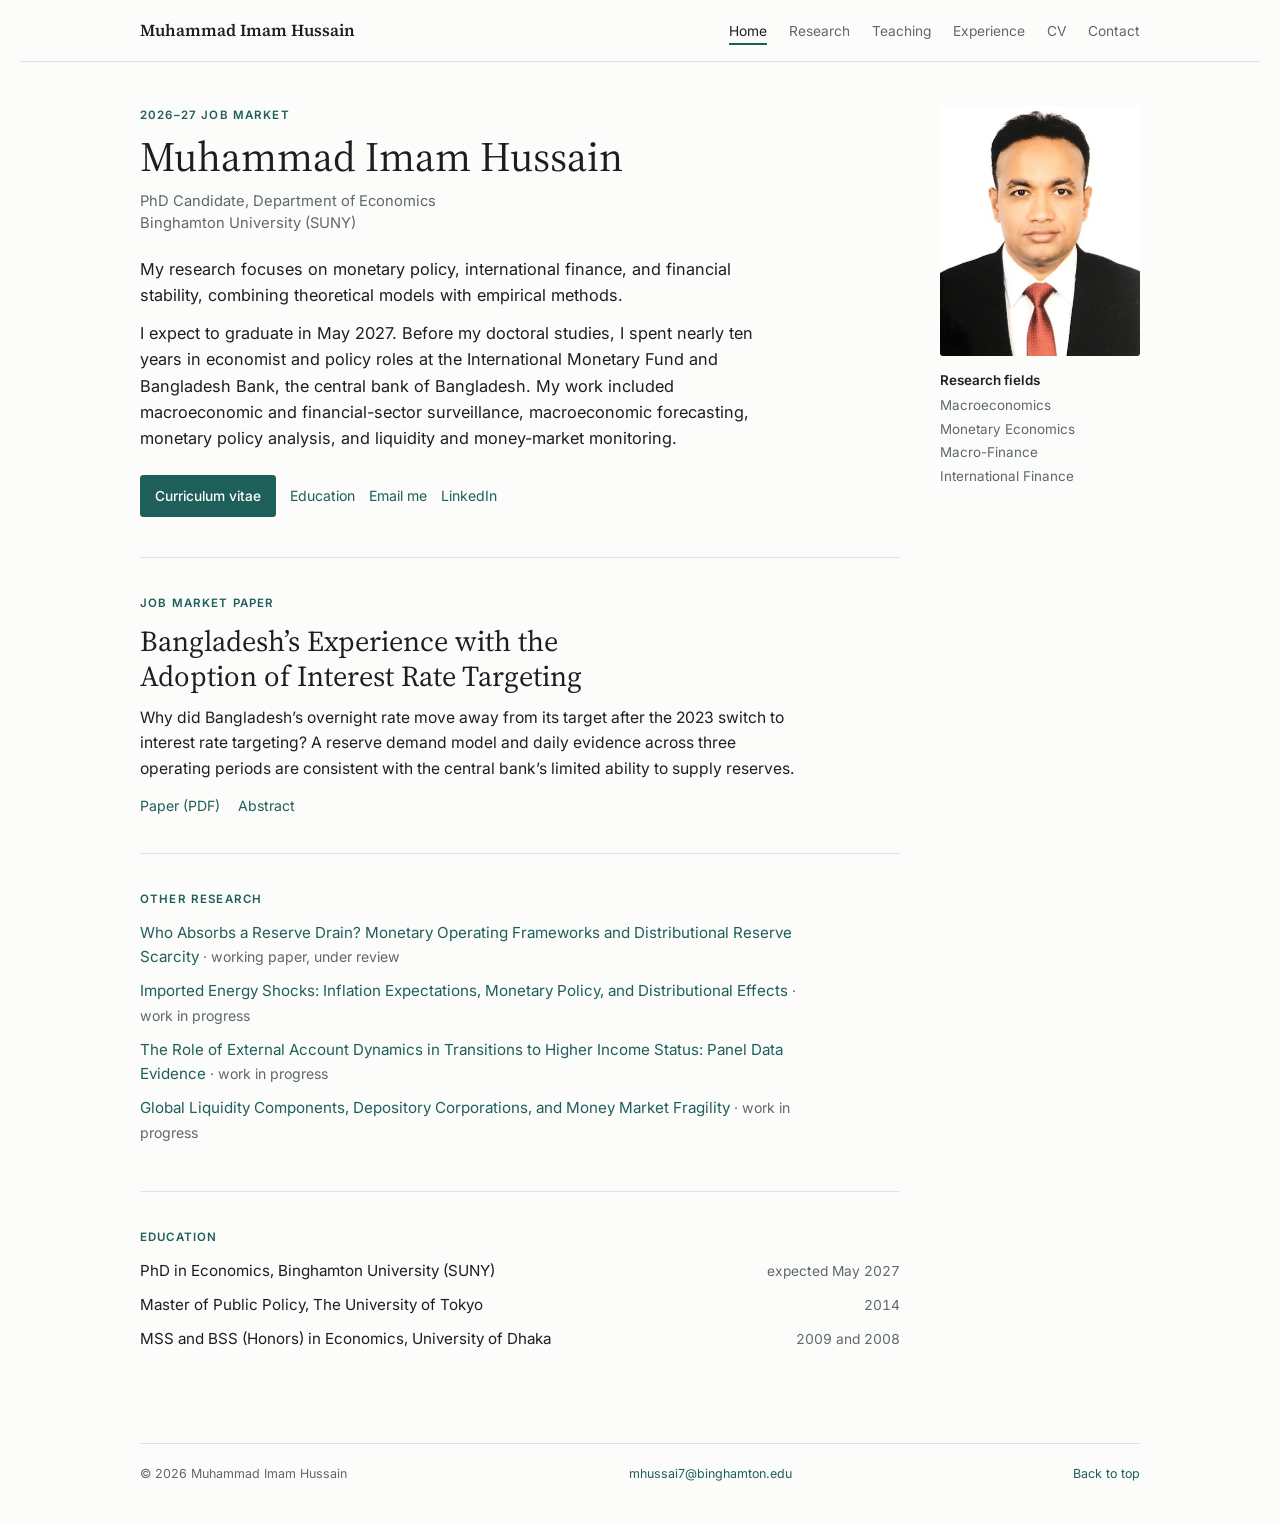
<file: index.html>
<!doctype html>
<html lang="en">
<head>
<meta charset="utf-8">
<meta name="viewport" content="width=device-width, initial-scale=1, viewport-fit=cover">
<title>Muhammad Imam Hussain</title>
<meta name="description" content="PhD candidate in Economics at Binghamton University (SUNY), on the 2026–27 job market. Formerly an economist at the International Monetary Fund and Bangladesh Bank.">
<meta property="og:type" content="website">
<meta property="og:title" content="Muhammad Imam Hussain">
<meta property="og:description" content="PhD candidate in Economics at Binghamton University (SUNY), on the 2026–27 job market. Formerly an economist at the International Monetary Fund and Bangladesh Bank.">
<meta property="og:url" content="https://muhammadimamhussain.com/">
<meta property="og:image" content="https://muhammadimamhussain.com/assets/preview-3.jpg">
<meta property="og:image:width" content="1200">
<meta property="og:image:height" content="630">
<meta name="twitter:card" content="summary_large_image">
<link rel="preconnect" href="https://fonts.googleapis.com"><link rel="stylesheet" href="https://fonts.googleapis.com/css2?family=Source+Serif+4:opsz,wght@8..60,400;8..60,600&family=Inter:wght@400;500;600&display=swap">
<link rel="stylesheet" href="style.css">
</head>
<body>
<header class="top" id="top">
  <a class="brand" href="index.html">Muhammad Imam Hussain</a>
  <nav aria-label="Site"><ul><li><a href="index.html" aria-current="page">Home</a></li><li><a href="research.html">Research</a></li><li><a href="teaching.html">Teaching</a></li><li><a href="experience.html">Experience</a></li><li><a href="Muhammad_Imam_Hussain_CV.pdf">CV</a></li><li><a href="contact.html">Contact</a></li></ul></nav>
</header>
<hr class="bar-rule">
<main class="page">
<div class="hero">
  <div>
    <p class="kicker">2026–27 job market</p>
    <h1>Muhammad Imam Hussain</h1>
    <p class="role">PhD Candidate, Department of Economics<br>Binghamton University (SUNY)</p>
    <p class="lede">My research focuses on monetary policy, international finance, and financial stability, combining theoretical models with empirical methods.</p>
    <p class="lede">I expect to graduate in May 2027. Before my doctoral studies, I spent nearly ten years in economist and policy roles at the International Monetary Fund and Bangladesh Bank, the central bank of Bangladesh. My work included macroeconomic and financial-sector surveillance, macroeconomic forecasting, monetary policy analysis, and liquidity and money-market monitoring.</p>
    <div class="actions">
      <a class="btn" href="Muhammad_Imam_Hussain_CV.pdf">Curriculum vitae</a>
      <a class="arrow" href="#education">Education</a>
      <a class="arrow" href="mailto:mhussai7@binghamton.edu">Email me</a>
      <a class="arrow" href="https://www.linkedin.com/in/muhammad-imam-hussain">LinkedIn</a>
    </div>
  </div>
  <div class="portrait">
    <img class="photo" src="assets/photo.jpg" alt="Muhammad Imam Hussain" width="200" height="250">
    <div class="initials" id="initials" hidden aria-hidden="true">MIH</div>
    <div class="fields"><p class="label">Research fields</p><ul><li>Macroeconomics</li><li>Monetary Economics</li><li>Macro-Finance</li><li>International Finance</li></ul></div>
  </div>
</div>

<section class="block">
  <p class="kicker">Job market paper</p>
  <h2 class="paper-title"><a href="https://drive.google.com/file/d/1ZvtWmAhzeg25zDuU52TJA03BKFkpzJ76/view?usp=drive_link">Bangladesh’s Experience with the Adoption of Interest Rate Targeting</a></h2>
  <p class="summary">Why did Bangladesh’s overnight rate move away from its target after the 2023 switch to interest rate targeting? A reserve demand model and daily evidence across three operating periods are consistent with the central bank’s limited ability to supply reserves.</p>
  <div class="links"><a class="arrow" href="https://drive.google.com/file/d/1ZvtWmAhzeg25zDuU52TJA03BKFkpzJ76/view?usp=drive_link">Paper (PDF)</a><a class="arrow" href="research.html#jmp">Abstract</a></div>
</section>

<section class="block">
  <p class="kicker">Other research</p>
  <div class="titles">
    <p><a href="research.html#working">Who Absorbs a Reserve Drain? Monetary Operating Frameworks and Distributional Reserve Scarcity</a><span class="sub"> · working paper, under review</span></p>
    <p><a href="research.html#progress">Imported Energy Shocks: Inflation Expectations, Monetary Policy, and Distributional Effects</a><span class="sub"> · work in progress</span></p>
    <p><a href="research.html#external">The Role of External Account Dynamics in Transitions to Higher Income Status: Panel Data Evidence</a><span class="sub"> · work in progress</span></p>
    <p><a href="research.html#liquidity">Global Liquidity Components, Depository Corporations, and Money Market Fragility</a><span class="sub"> · work in progress</span></p>
  </div>
</section>

<section class="block" id="education">
  <p class="kicker">Education</p>
  <div class="edu">
    <div class="item"><span>PhD in Economics, Binghamton University (SUNY)</span><span class="when">expected May 2027</span></div>
    <div class="item"><span>Master of Public Policy, The University of Tokyo</span><span class="when">2014</span></div>
    <div class="item"><span>MSS and BSS (Honors) in Economics, University of Dhaka</span><span class="when">2009 and 2008</span></div>
  </div>
</section>
</main>
<footer>
  <span>© 2026 Muhammad Imam Hussain</span>
  <a href="mailto:mhussai7@binghamton.edu">mhussai7@binghamton.edu</a>
  <a href="#top">Back to top</a>
</footer>
<script>
(function () {
  var img = document.querySelector('img.photo'), ini = document.getElementById('initials');
  if (!img || !ini) return;
  function fallback() { img.hidden = true; ini.hidden = false; }
  img.addEventListener('error', fallback);
  if (img.complete && img.naturalWidth === 0) fallback();
})();
</script>
</body>
</html>
</file>
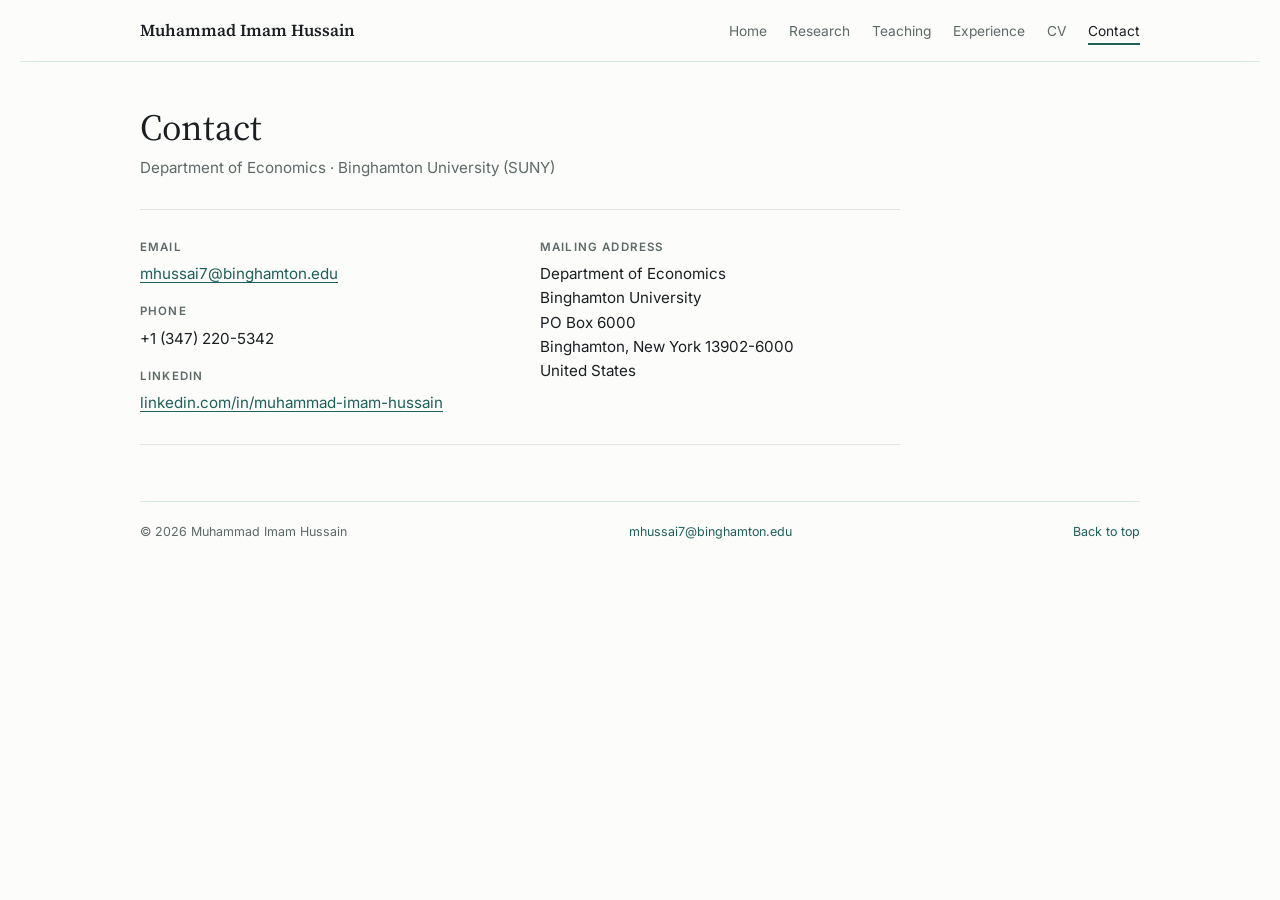
<file: contact.html>
<!doctype html>
<html lang="en">
<head>
<meta charset="utf-8">
<meta name="viewport" content="width=device-width, initial-scale=1, viewport-fit=cover">
<title>Contact · Muhammad Imam Hussain</title>
<meta name="description" content="PhD candidate in Economics at Binghamton University (SUNY), on the 2026–27 job market. Formerly an economist at the International Monetary Fund and Bangladesh Bank.">
<meta property="og:type" content="website">
<meta property="og:title" content="Contact · Muhammad Imam Hussain">
<meta property="og:description" content="PhD candidate in Economics at Binghamton University (SUNY), on the 2026–27 job market. Formerly an economist at the International Monetary Fund and Bangladesh Bank.">
<meta property="og:url" content="https://muhammadimamhussain.com/contact.html">
<meta property="og:image" content="https://muhammadimamhussain.com/assets/preview-3.jpg">
<meta property="og:image:width" content="1200">
<meta property="og:image:height" content="630">
<meta name="twitter:card" content="summary_large_image">
<link rel="preconnect" href="https://fonts.googleapis.com"><link rel="stylesheet" href="https://fonts.googleapis.com/css2?family=Source+Serif+4:opsz,wght@8..60,400;8..60,600&family=Inter:wght@400;500;600&display=swap">
<link rel="stylesheet" href="style.css">
</head>
<body>
<header class="top" id="top">
  <a class="brand" href="index.html">Muhammad Imam Hussain</a>
  <nav aria-label="Site"><ul><li><a href="index.html">Home</a></li><li><a href="research.html">Research</a></li><li><a href="teaching.html">Teaching</a></li><li><a href="experience.html">Experience</a></li><li><a href="Muhammad_Imam_Hussain_CV.pdf">CV</a></li><li><a href="contact.html" aria-current="page">Contact</a></li></ul></nav>
</header>
<hr class="bar-rule">
<main class="page">
<div class="reading">
<h1 class="title">Contact</h1>
<p class="subtitle">Department of Economics · Binghamton University (SUNY)</p>
<div class="contact">
  <div>
    <p class="k">Email</p><p><a href="mailto:mhussai7@binghamton.edu">mhussai7@binghamton.edu</a></p>
    <p class="k">Phone</p><p>+1 (347) 220-5342</p>
    <p class="k">LinkedIn</p><p><a href="https://www.linkedin.com/in/muhammad-imam-hussain">linkedin.com/in/muhammad-imam-hussain</a></p>
  </div>
  <div>
    <p class="k">Mailing address</p>
    <p>Department of Economics<br>Binghamton University<br>PO Box 6000<br>Binghamton, New York 13902-6000<br>United States</p>
  </div>
</div>
</div>
</main>
<footer>
  <span>© 2026 Muhammad Imam Hussain</span>
  <a href="mailto:mhussai7@binghamton.edu">mhussai7@binghamton.edu</a>
  <a href="#top">Back to top</a>
</footer>

</body>
</html>
</file>
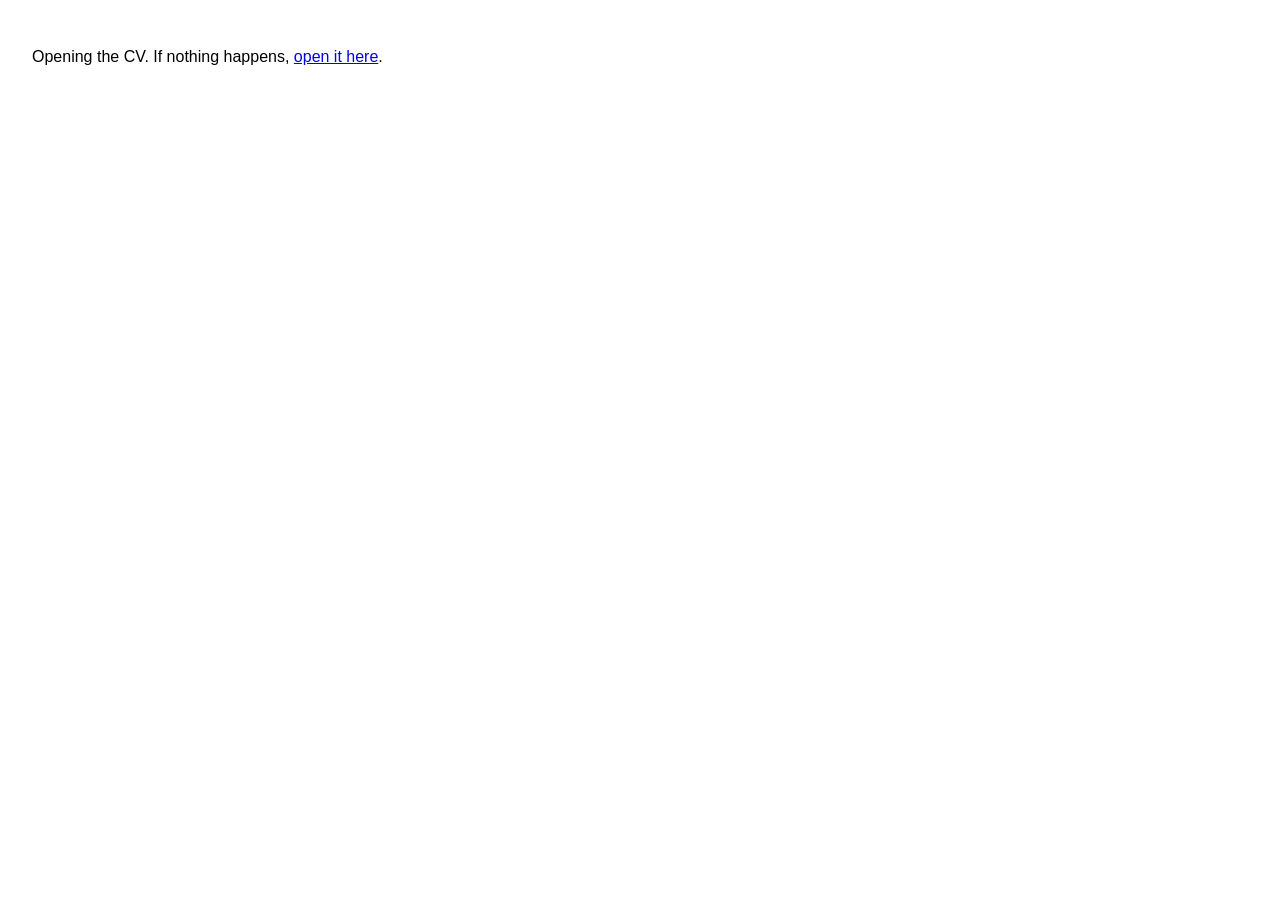
<file: cv.html>
<!doctype html>
<html lang="en">
<head>
<meta charset="utf-8">
<meta name="robots" content="noindex">
<meta http-equiv="refresh" content="0; url=Muhammad_Imam_Hussain_CV.pdf">
<link rel="canonical" href="Muhammad_Imam_Hussain_CV.pdf">
<title>CV · Muhammad Imam Hussain</title>
</head>
<body style="font-family: sans-serif; padding: 24px">
<p>Opening the CV. If nothing happens, <a href="Muhammad_Imam_Hussain_CV.pdf">open it here</a>.</p>
</body>
</html>
</file>
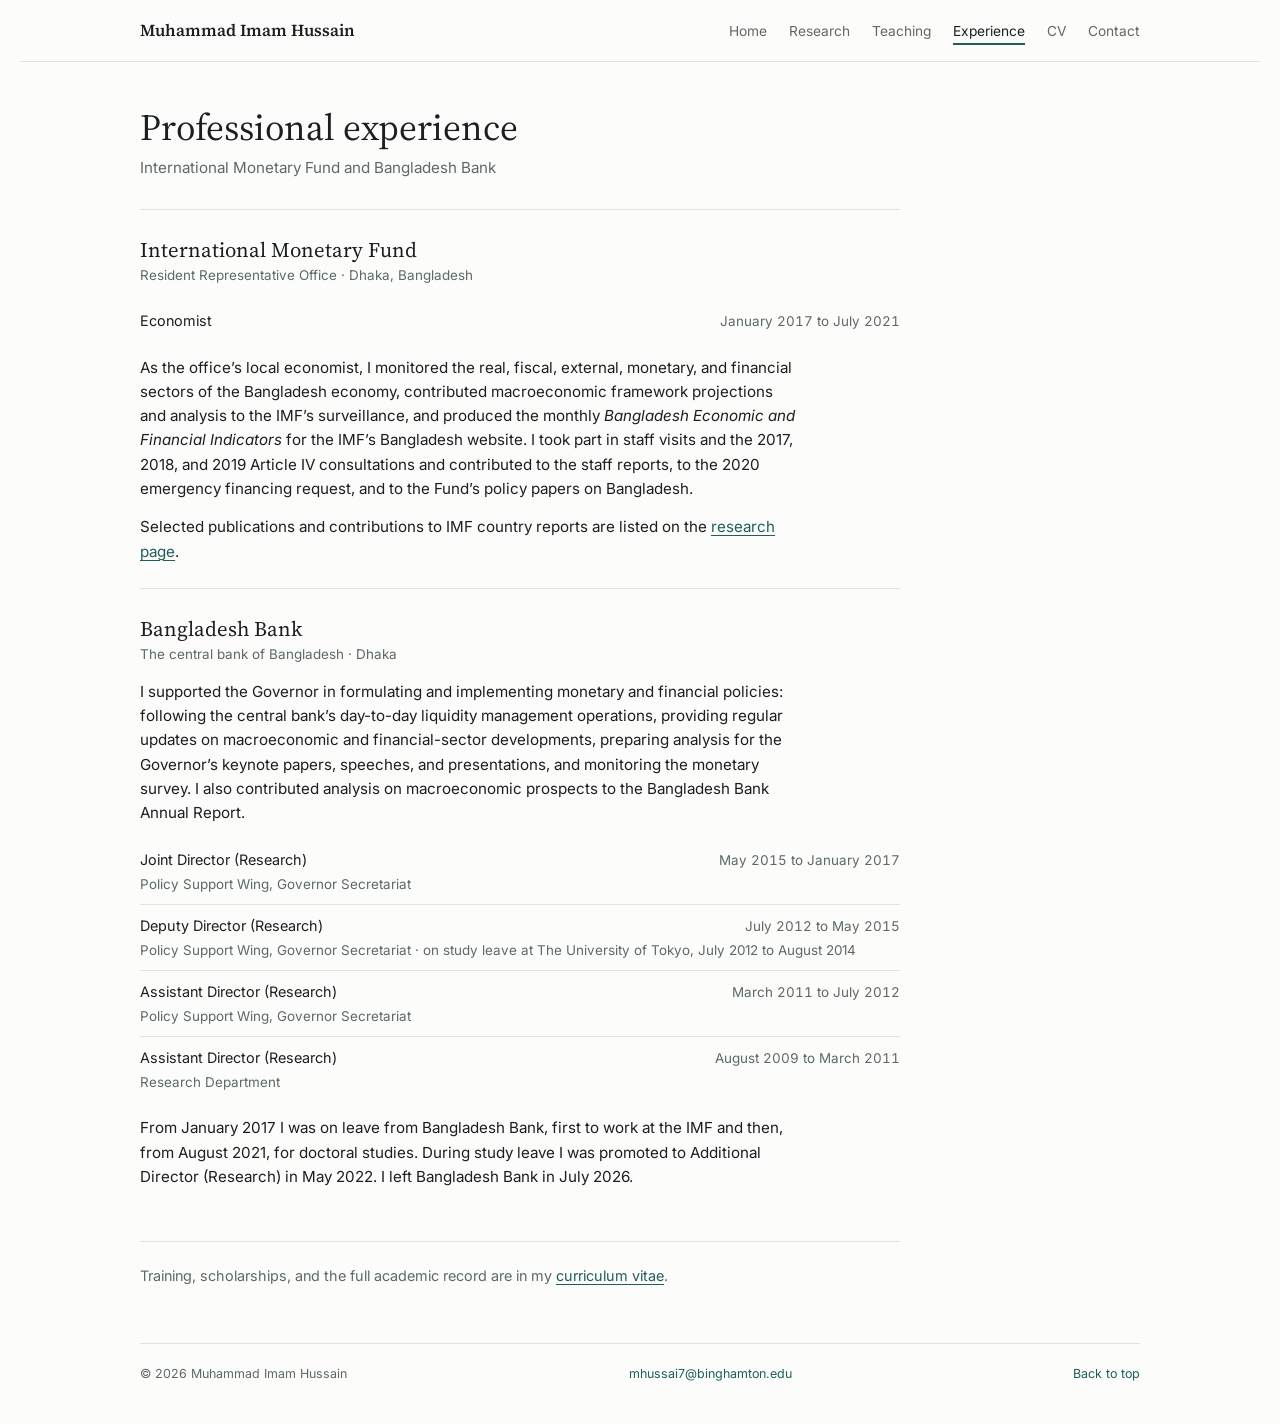
<file: experience.html>
<!doctype html>
<html lang="en">
<head>
<meta charset="utf-8">
<meta name="viewport" content="width=device-width, initial-scale=1, viewport-fit=cover">
<title>Experience · Muhammad Imam Hussain</title>
<meta name="description" content="PhD candidate in Economics at Binghamton University (SUNY), on the 2026–27 job market. Formerly an economist at the International Monetary Fund and Bangladesh Bank.">
<meta property="og:type" content="website">
<meta property="og:title" content="Experience · Muhammad Imam Hussain">
<meta property="og:description" content="PhD candidate in Economics at Binghamton University (SUNY), on the 2026–27 job market. Formerly an economist at the International Monetary Fund and Bangladesh Bank.">
<meta property="og:url" content="https://muhammadimamhussain.com/experience.html">
<meta property="og:image" content="https://muhammadimamhussain.com/assets/preview-3.jpg">
<meta property="og:image:width" content="1200">
<meta property="og:image:height" content="630">
<meta name="twitter:card" content="summary_large_image">
<link rel="preconnect" href="https://fonts.googleapis.com"><link rel="stylesheet" href="https://fonts.googleapis.com/css2?family=Source+Serif+4:opsz,wght@8..60,400;8..60,600&family=Inter:wght@400;500;600&display=swap">
<link rel="stylesheet" href="style.css">
</head>
<body>
<header class="top" id="top">
  <a class="brand" href="index.html">Muhammad Imam Hussain</a>
  <nav aria-label="Site"><ul><li><a href="index.html">Home</a></li><li><a href="research.html">Research</a></li><li><a href="teaching.html">Teaching</a></li><li><a href="experience.html" aria-current="page">Experience</a></li><li><a href="Muhammad_Imam_Hussain_CV.pdf">CV</a></li><li><a href="contact.html">Contact</a></li></ul></nav>
</header>
<hr class="bar-rule">
<main class="page">
<div class="reading">
<h1 class="title">Professional experience</h1>
<p class="subtitle">International Monetary Fund and Bangladesh Bank</p>

<div class="group">
  <h2>International Monetary Fund</h2>
  <p class="org">Resident Representative Office · Dhaka, Bangladesh</p>
  <div class="crow"><span>Economist</span><span class="when">January 2017 to July 2021</span></div>
  <p style="margin-top:14px">As the office’s local economist, I monitored the real, fiscal, external, monetary, and financial sectors of the Bangladesh economy, contributed macroeconomic framework projections and analysis to the IMF’s surveillance, and produced the monthly <em>Bangladesh Economic and Financial Indicators</em> for the IMF’s Bangladesh website. I took part in staff visits and the 2017, 2018, and 2019 Article IV consultations and contributed to the staff reports, to the 2020 emergency financing request, and to the Fund’s policy papers on Bangladesh.</p>
  <p>Selected publications and contributions to IMF country reports are listed on the <a href="research.html#pubs">research page</a>.</p>
</div>

<div class="group">
  <h2>Bangladesh Bank</h2>
  <p class="org">The central bank of Bangladesh · Dhaka</p>
  <p>I supported the Governor in formulating and implementing monetary and financial policies: following the central bank’s day-to-day liquidity management operations, providing regular updates on macroeconomic and financial-sector developments, preparing analysis for the Governor’s keynote papers, speeches, and presentations, and monitoring the monetary survey. I also contributed analysis on macroeconomic prospects to the Bangladesh Bank Annual Report.</p>
  <div class="crow"><span>Joint Director (Research)</span><span class="when">May 2015 to January 2017</span><span class="sub">Policy Support Wing, Governor Secretariat</span></div>
  <div class="crow"><span>Deputy Director (Research)</span><span class="when">July 2012 to May 2015</span><span class="sub">Policy Support Wing, Governor Secretariat · on study leave at The University of Tokyo, July 2012 to August 2014</span></div>
  <div class="crow"><span>Assistant Director (Research)</span><span class="when">March 2011 to July 2012</span><span class="sub">Policy Support Wing, Governor Secretariat</span></div>
  <div class="crow"><span>Assistant Director (Research)</span><span class="when">August 2009 to March 2011</span><span class="sub">Research Department</span></div>
  <p style="margin-top:14px">From January 2017 I was on leave from Bangladesh Bank, first to work at the IMF and then, from August 2021, for doctoral studies. During study leave I was promoted to Additional Director (Research) in May 2022. I left Bangladesh Bank in July 2026.</p>
</div>

<p class="endnote">Training, scholarships, and the full academic record are in my <a href="Muhammad_Imam_Hussain_CV.pdf">curriculum vitae</a>.</p>
</div>
</main>
<footer>
  <span>© 2026 Muhammad Imam Hussain</span>
  <a href="mailto:mhussai7@binghamton.edu">mhussai7@binghamton.edu</a>
  <a href="#top">Back to top</a>
</footer>

</body>
</html>
</file>
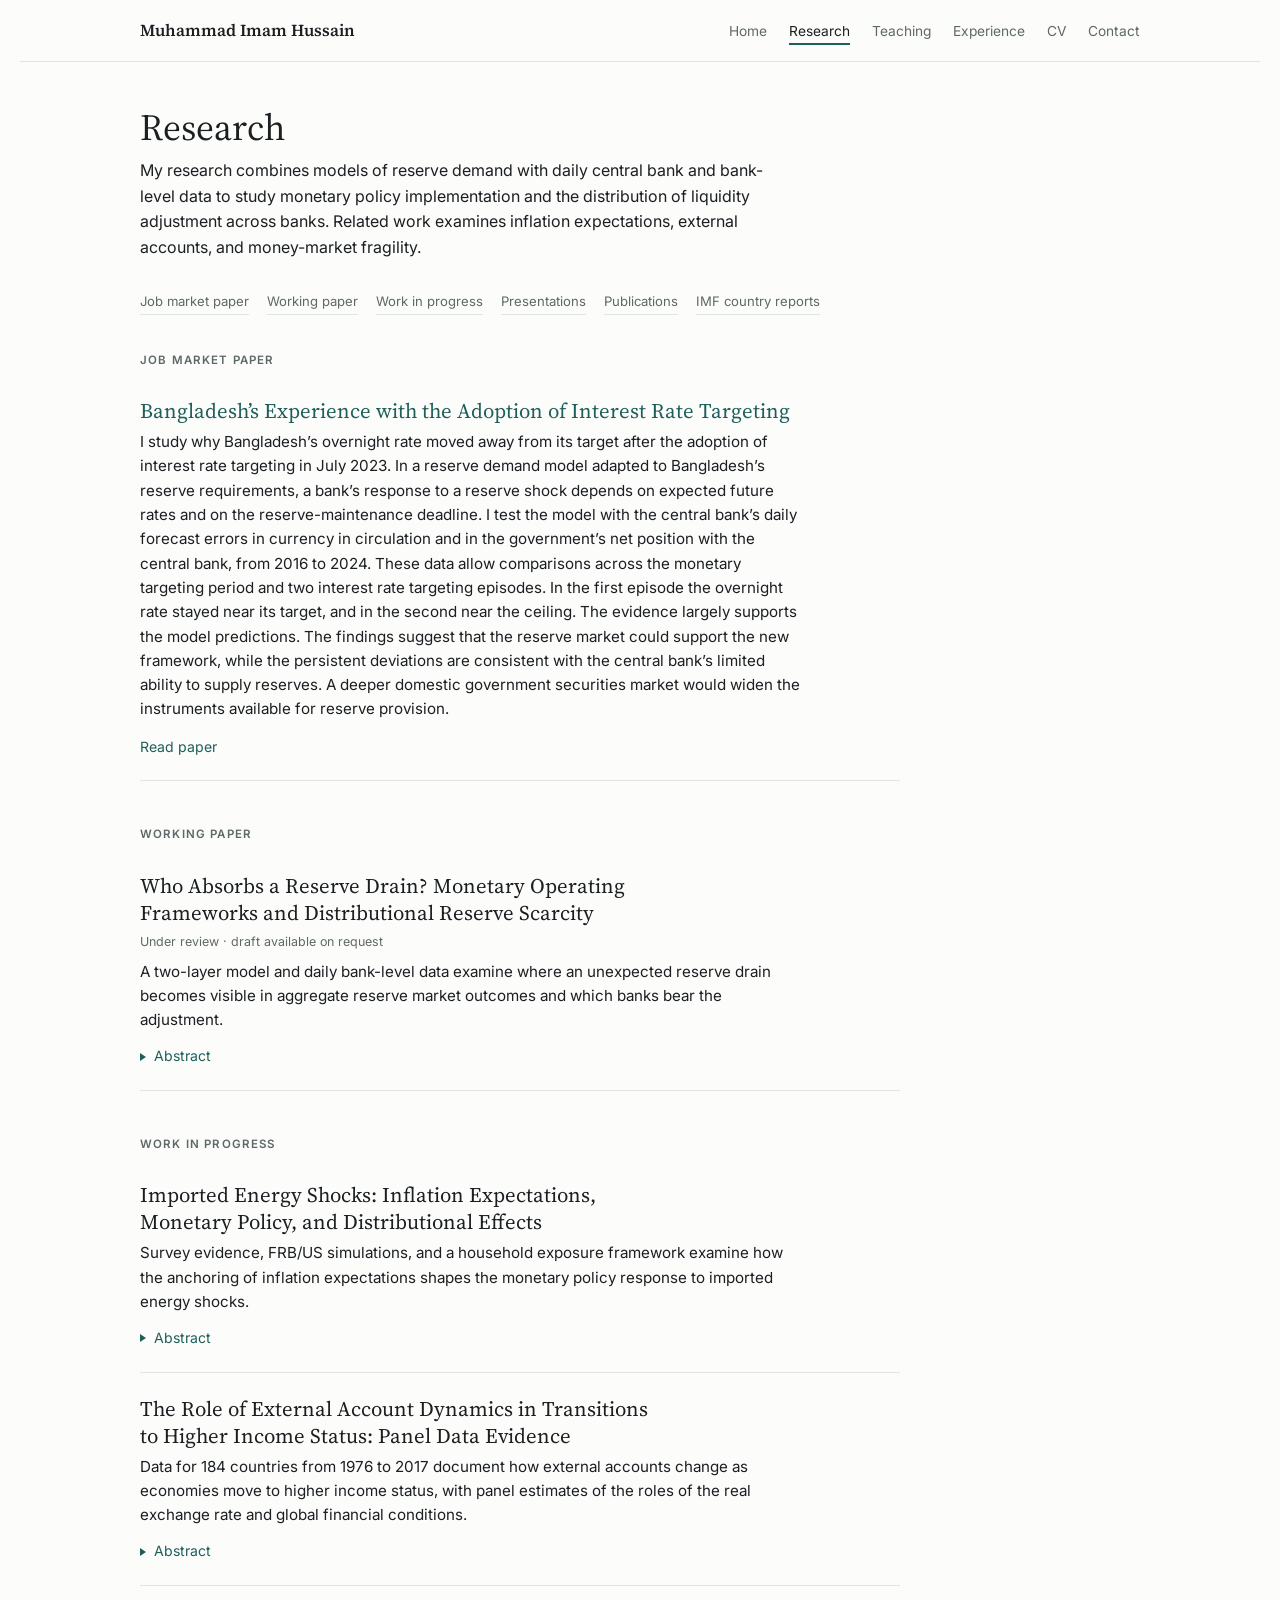
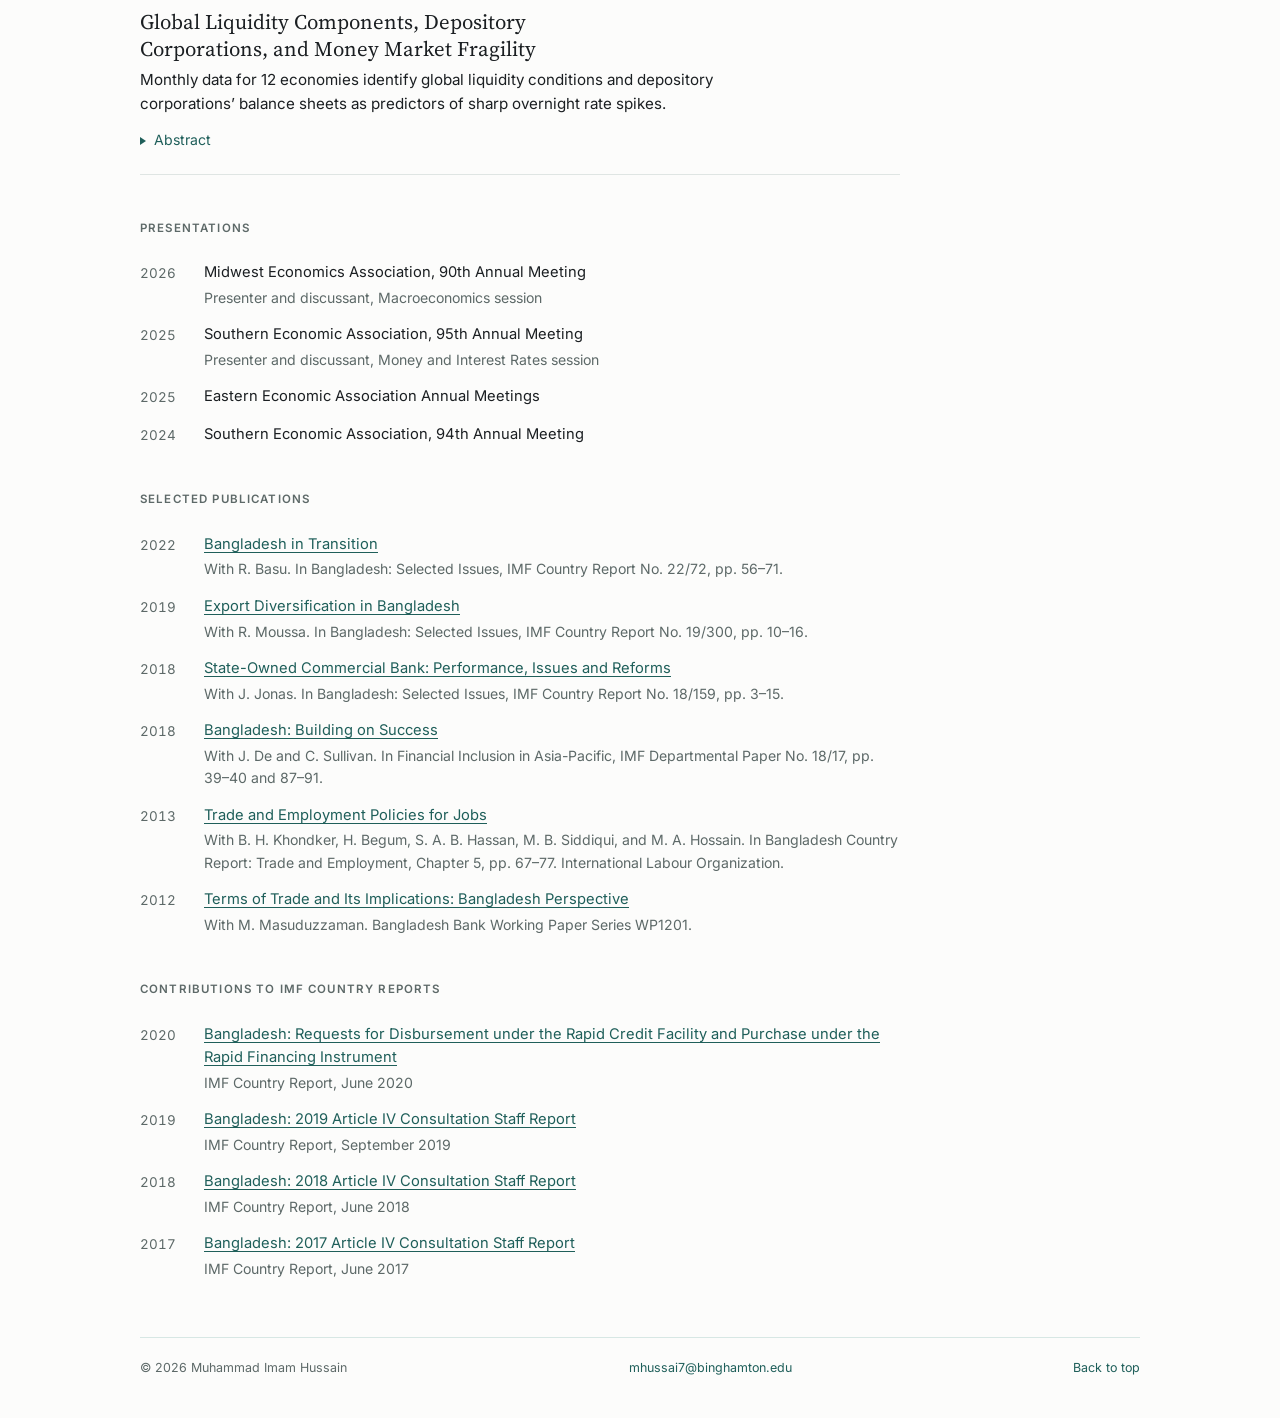
<file: research.html>
<!doctype html>
<html lang="en">
<head>
<meta charset="utf-8">
<meta name="viewport" content="width=device-width, initial-scale=1, viewport-fit=cover">
<title>Research · Muhammad Imam Hussain</title>
<meta name="description" content="PhD candidate in Economics at Binghamton University (SUNY), on the 2026–27 job market. Formerly an economist at the International Monetary Fund and Bangladesh Bank.">
<meta property="og:type" content="website">
<meta property="og:title" content="Research · Muhammad Imam Hussain">
<meta property="og:description" content="PhD candidate in Economics at Binghamton University (SUNY), on the 2026–27 job market. Formerly an economist at the International Monetary Fund and Bangladesh Bank.">
<meta property="og:url" content="https://muhammadimamhussain.com/research.html">
<meta property="og:image" content="https://muhammadimamhussain.com/assets/preview-3.jpg">
<meta property="og:image:width" content="1200">
<meta property="og:image:height" content="630">
<meta name="twitter:card" content="summary_large_image">
<link rel="preconnect" href="https://fonts.googleapis.com"><link rel="stylesheet" href="https://fonts.googleapis.com/css2?family=Source+Serif+4:opsz,wght@8..60,400;8..60,600&family=Inter:wght@400;500;600&display=swap">
<link rel="stylesheet" href="style.css">
</head>
<body>
<header class="top" id="top">
  <a class="brand" href="index.html">Muhammad Imam Hussain</a>
  <nav aria-label="Site"><ul><li><a href="index.html">Home</a></li><li><a href="research.html" aria-current="page">Research</a></li><li><a href="teaching.html">Teaching</a></li><li><a href="experience.html">Experience</a></li><li><a href="Muhammad_Imam_Hussain_CV.pdf">CV</a></li><li><a href="contact.html">Contact</a></li></ul></nav>
</header>
<hr class="bar-rule">
<main class="page">
<div class="reading">
<h1 class="title">Research</h1>
<p class="intro">My research combines models of reserve demand with daily central bank and bank-level data to study monetary policy implementation and the distribution of liquidity adjustment across banks. Related work examines inflation expectations, external accounts, and money-market fragility.</p>
<nav class="jump" aria-label="Sections"><a href="#jmp">Job market paper</a><a href="#working">Working paper</a><a href="#progress">Work in progress</a><a href="#talks">Presentations</a><a href="#pubs">Publications</a><a href="#reports">IMF country reports</a></nav>

<h2 class="section-head">Job market paper</h2>
<article class="entry">
  <h3 id="jmp"><a href="https://drive.google.com/file/d/1ZvtWmAhzeg25zDuU52TJA03BKFkpzJ76/view?usp=drive_link">Bangladesh’s Experience with the Adoption of Interest Rate Targeting</a></h3>
  <p class="abstract-open">I study why Bangladesh’s overnight rate moved away from its target after the adoption of interest rate targeting in July 2023. In a reserve demand model adapted to Bangladesh’s reserve requirements, a bank’s response to a reserve shock depends on expected future rates and on the reserve-maintenance deadline. I test the model with the central bank’s daily forecast errors in currency in circulation and in the government’s net position with the central bank, from 2016 to 2024. These data allow comparisons across the monetary targeting period and two interest rate targeting episodes. In the first episode the overnight rate stayed near its target, and in the second near the ceiling. The evidence largely supports the model predictions. The findings suggest that the reserve market could support the new framework, while the persistent deviations are consistent with the central bank’s limited ability to supply reserves. A deeper domestic government securities market would widen the instruments available for reserve provision.</p>
  <div class="links"><a class="arrow" href="https://drive.google.com/file/d/1ZvtWmAhzeg25zDuU52TJA03BKFkpzJ76/view?usp=drive_link">Read paper</a></div>
</article>

<h2 class="section-head">Working paper</h2>
<article class="entry">
  <h3 id="working">Who Absorbs a Reserve Drain? Monetary Operating Frameworks and Distributional Reserve Scarcity</h3>
  <p class="status">Under review · draft available on request</p>
  <p class="summary">A two-layer model and daily bank-level data examine where an unexpected reserve drain becomes visible in aggregate reserve market outcomes and which banks bear the adjustment.</p>
  <div class="links"><details><summary>Abstract</summary><p class="abstract">This paper asks where an unexpected reserve drain becomes visible in aggregate reserve market outcomes and which banks bear the adjustment. A two-layer model links aggregate reserve adjustment to the unsecured funding banks obtain before the reserve-maintenance deadline. In daily Bangladesh data, drains are measured by the central bank’s one-day-ahead forecast errors for currency in circulation and the government’s net position with the central bank. The overnight rate registers a drain differently across three operating periods: monetary targeting and two interest rate corridor episodes. Banks’ unsecured borrowing responses to a drain differ with their reserve-maintenance pressure and prior financing premiums in every period, including the period in which the overnight rate does not respond significantly. The mechanism does not depend on statutory reserve requirements. It applies wherever banks can defer adjustment until an operational deadline.</p></details></div>
</article>

<h2 class="section-head">Work in progress</h2>
<article class="entry">
  <h3 id="progress">Imported Energy Shocks: Inflation Expectations, Monetary Policy, and Distributional Effects</h3>
  
  <p class="summary">Survey evidence, FRB/US simulations, and a household exposure framework examine how the anchoring of inflation expectations shapes the monetary policy response to imported energy shocks.</p>
  <div class="links"><details><summary>Abstract</summary><p class="abstract">This paper studies how inflation expectation anchoring may shape the monetary policy response to imported energy shocks. Anchoring is measured from the New York Fed consumer survey for 2013 to 2019. In FRB/US simulations of the same oil price shock, drifting perceived trend inflation produces more persistent inflation and a larger policy rate response. A household exposure framework traces these paths across household groups. Preliminary group-level survey estimates are consistent with weaker anchoring leading to larger revisions of medium-run inflation expectations after oil shocks. Preliminary results show no clear evidence of aggregate amplification, and the simulated distributional effects remain to be established empirically.</p></details></div>
</article>
<article class="entry">
  <h3 id="external">The Role of External Account Dynamics in Transitions to Higher Income Status: Panel Data Evidence</h3>
  
  <p class="summary">Data for 184 countries from 1976 to 2017 document how external accounts change as economies move to higher income status, with panel estimates of the roles of the real exchange rate and global financial conditions.</p>
  <div class="links"><details><summary>Abstract</summary><p class="abstract">Using data for 184 countries from 1976 to 2017, this paper documents how external accounts change as economies move from lower-middle to upper-middle and high-income status. Export and FDI ratios to GDP rise across income groups, while import tariff revenue falls relative to GDP. In preliminary panel fixed-effects estimates for 1992 to 2017, real exchange rate appreciation is accompanied by a lower export ratio in lower-middle and upper-middle-income countries, with no clear relationship in high-income countries. Global financial conditions help explain variation in capital inflows in the two higher income groups.</p></details></div>
</article>
<article class="entry">
  <h3 id="liquidity">Global Liquidity Components, Depository Corporations, and Money Market Fragility</h3>
  
  <p class="summary">Monthly data for 12 economies identify global liquidity conditions and depository corporations’ balance sheets as predictors of sharp overnight rate spikes.</p>
  <div class="links"><details><summary>Abstract</summary><p class="abstract">This paper identifies predictors of money market stress, defined as sharp overnight rate spikes, using monthly data for 12 developing, emerging, and advanced economies. The predictors are global liquidity conditions and depository corporations’ balance sheet indicators. Preliminary panel probit estimates for December 2001 to August 2009 show that cyclical deviations in depository corporations’ foreign liabilities relative to domestic credit predict a higher risk of overnight rate spikes. So does real exchange rate appreciation. Cyclical deviations are better predictors of stress than cumulative cyclical deviations.</p></details></div>
</article>

<h2 class="section-head" id="talks">Presentations</h2>
<ul class="pubs">
  <li class="pub"><span class="year">2026</span><span>Midwest Economics Association, 90th Annual Meeting<span class="with">Presenter and discussant, Macroeconomics session</span></span></li>
  <li class="pub"><span class="year">2025</span><span>Southern Economic Association, 95th Annual Meeting<span class="with">Presenter and discussant, Money and Interest Rates session</span></span></li>
  <li class="pub"><span class="year">2025</span><span>Eastern Economic Association Annual Meetings</span></li>
  <li class="pub"><span class="year">2024</span><span>Southern Economic Association, 94th Annual Meeting</span></li>
</ul>

<h2 class="section-head" id="pubs">Selected publications</h2>
<ul class="pubs">
  <li class="pub"><span class="year">2022</span><span><a href="https://drive.google.com/file/d/1qiRI5FZ5EHRsZ_uu61-FPVfYn5yz5esb/view?usp=drive_link">Bangladesh in Transition</a><span class="with">With R. Basu. In Bangladesh: Selected Issues, IMF Country Report No. 22/72, pp. 56–71.</span></span></li>
  <li class="pub"><span class="year">2019</span><span><a href="https://drive.google.com/file/d/1h2R_qkHgvV5yWktY9NPJL6-wr5xGdoBO/view?usp=drive_link">Export Diversification in Bangladesh</a><span class="with">With R. Moussa. In Bangladesh: Selected Issues, IMF Country Report No. 19/300, pp. 10–16.</span></span></li>
  <li class="pub"><span class="year">2018</span><span><a href="https://drive.google.com/file/d/1YGlk-3LhPBHblDHdPzy2ZPbjBYpXV2jN/view?usp=drive_link">State-Owned Commercial Bank: Performance, Issues and Reforms</a><span class="with">With J. Jonas. In Bangladesh: Selected Issues, IMF Country Report No. 18/159, pp. 3–15.</span></span></li>
  <li class="pub"><span class="year">2018</span><span><a href="https://drive.google.com/file/d/1j7BwP6UJlRoEuVJQX1PJPBxejSCnTj8c/view?usp=drive_link">Bangladesh: Building on Success</a><span class="with">With J. De and C. Sullivan. In Financial Inclusion in Asia-Pacific, IMF Departmental Paper No. 18/17, pp. 39–40 and 87–91.</span></span></li>
  <li class="pub"><span class="year">2013</span><span><a href="https://drive.google.com/file/d/1xyXO5I7WZN8MXwYCwY4CO9Y-Pn4sKlOX/view?usp=drive_link">Trade and Employment Policies for Jobs</a><span class="with">With B. H. Khondker, H. Begum, S. A. B. Hassan, M. B. Siddiqui, and M. A. Hossain. In Bangladesh Country Report: Trade and Employment, Chapter 5, pp. 67–77. International Labour Organization.</span></span></li>
  <li class="pub"><span class="year">2012</span><span><a href="https://drive.google.com/file/d/1-DPffnidKpZTjUDGxwxW8PNGY74FGXH_/view?usp=drive_link">Terms of Trade and Its Implications: Bangladesh Perspective</a><span class="with">With M. Masuduzzaman. Bangladesh Bank Working Paper Series WP1201.</span></span></li>
</ul>

<h2 class="section-head" id="reports">Contributions to IMF country reports</h2>
<ul class="pubs">
  <li class="pub"><span class="year">2020</span><span><a href="https://drive.google.com/file/d/1Srvv5VKBNEvisrVcbzIGzUmTwwj5l5Xl/view?usp=drive_link">Bangladesh: Requests for Disbursement under the Rapid Credit Facility and Purchase under the Rapid Financing Instrument</a><span class="with">IMF Country Report, June 2020</span></span></li>
  <li class="pub"><span class="year">2019</span><span><a href="https://drive.google.com/file/d/1_vZI2-m80mwgx3WT-okFsh2Udfs2R1Hi/view?usp=drive_link">Bangladesh: 2019 Article IV Consultation Staff Report</a><span class="with">IMF Country Report, September 2019</span></span></li>
  <li class="pub"><span class="year">2018</span><span><a href="https://drive.google.com/file/d/19xKU2Vm-LCt_8_q8pOp_uqV7vMuFpctk/view?usp=drive_link">Bangladesh: 2018 Article IV Consultation Staff Report</a><span class="with">IMF Country Report, June 2018</span></span></li>
  <li class="pub"><span class="year">2017</span><span><a href="https://drive.google.com/file/d/130-MZXEIjPrbIoPEBuMjBrKfjmYm0fxX/view?usp=drive_link">Bangladesh: 2017 Article IV Consultation Staff Report</a><span class="with">IMF Country Report, June 2017</span></span></li>
</ul>
</div>
</main>
<footer>
  <span>© 2026 Muhammad Imam Hussain</span>
  <a href="mailto:mhussai7@binghamton.edu">mhussai7@binghamton.edu</a>
  <a href="#top">Back to top</a>
</footer>

</body>
</html>
</file>
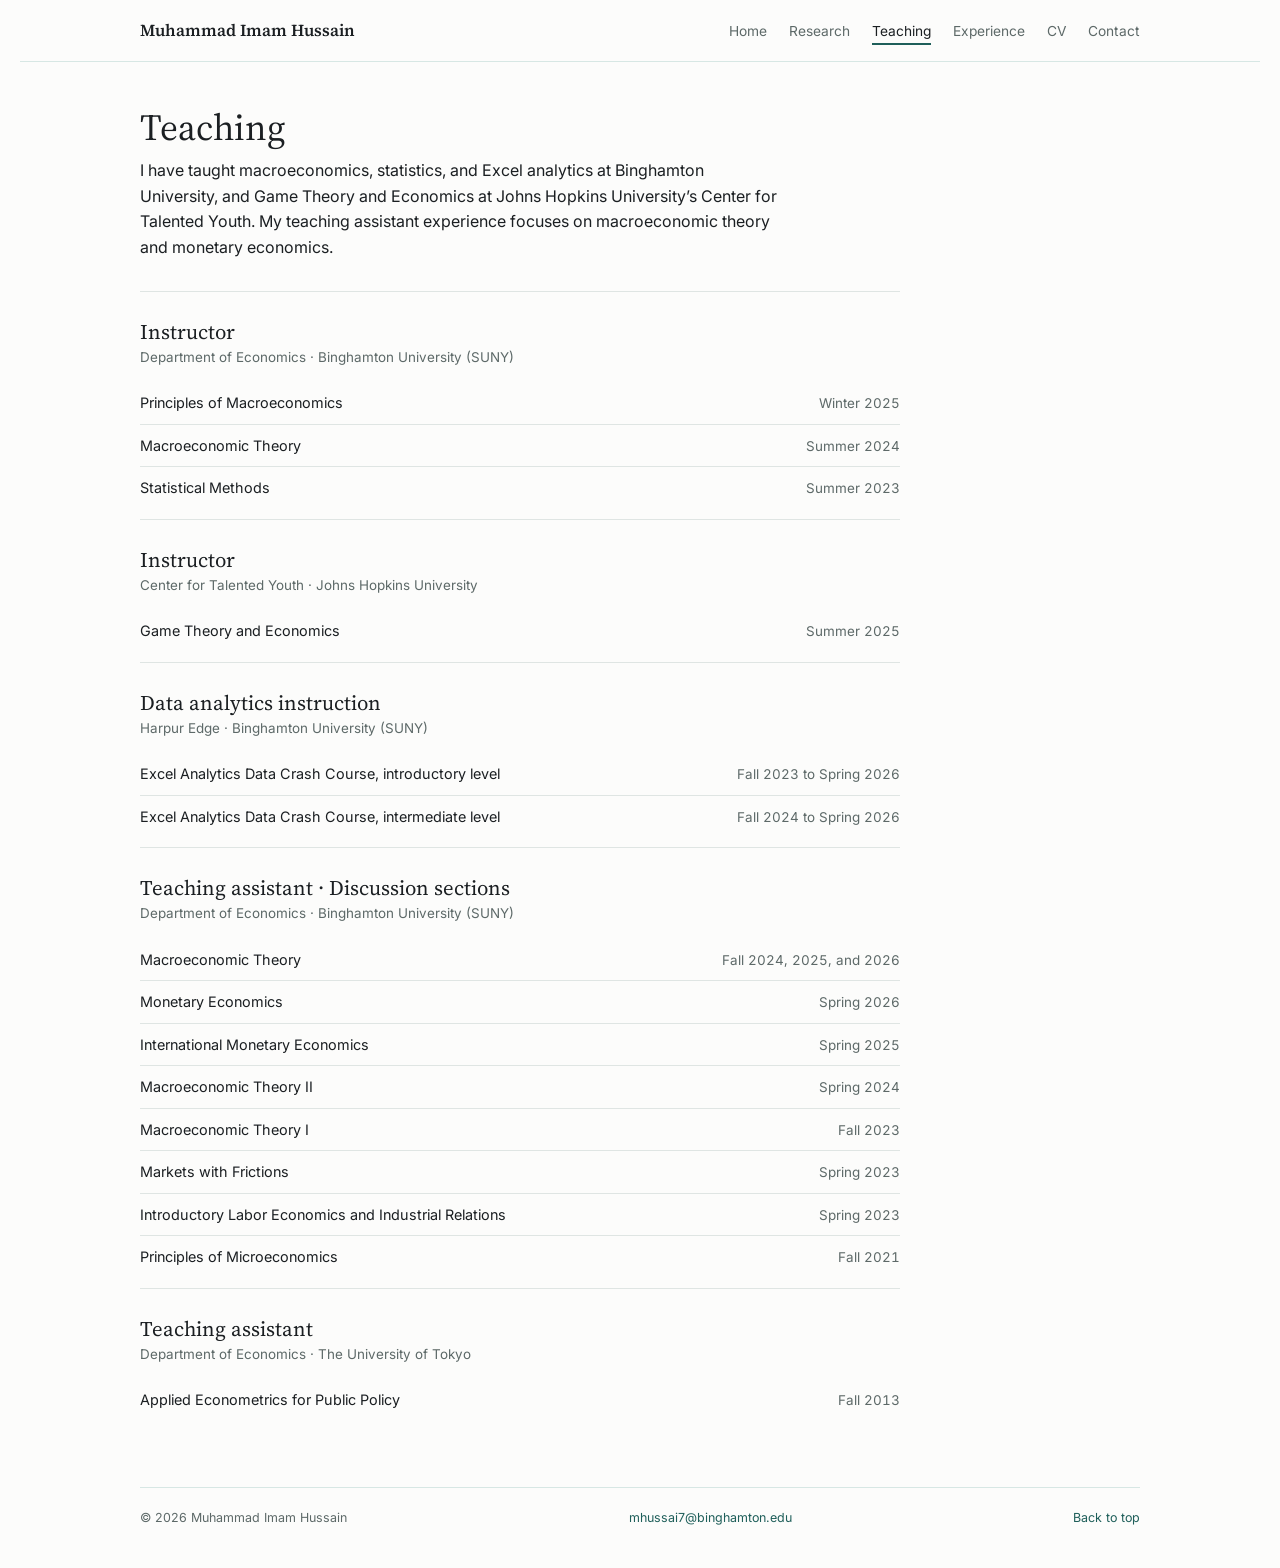
<file: teaching.html>
<!doctype html>
<html lang="en">
<head>
<meta charset="utf-8">
<meta name="viewport" content="width=device-width, initial-scale=1, viewport-fit=cover">
<title>Teaching · Muhammad Imam Hussain</title>
<meta name="description" content="PhD candidate in Economics at Binghamton University (SUNY), on the 2026–27 job market. Formerly an economist at the International Monetary Fund and Bangladesh Bank.">
<meta property="og:type" content="website">
<meta property="og:title" content="Teaching · Muhammad Imam Hussain">
<meta property="og:description" content="PhD candidate in Economics at Binghamton University (SUNY), on the 2026–27 job market. Formerly an economist at the International Monetary Fund and Bangladesh Bank.">
<meta property="og:url" content="https://muhammadimamhussain.com/teaching.html">
<meta property="og:image" content="https://muhammadimamhussain.com/assets/preview-3.jpg">
<meta property="og:image:width" content="1200">
<meta property="og:image:height" content="630">
<meta name="twitter:card" content="summary_large_image">
<link rel="preconnect" href="https://fonts.googleapis.com"><link rel="stylesheet" href="https://fonts.googleapis.com/css2?family=Source+Serif+4:opsz,wght@8..60,400;8..60,600&family=Inter:wght@400;500;600&display=swap">
<link rel="stylesheet" href="style.css">
</head>
<body>
<header class="top" id="top">
  <a class="brand" href="index.html">Muhammad Imam Hussain</a>
  <nav aria-label="Site"><ul><li><a href="index.html">Home</a></li><li><a href="research.html">Research</a></li><li><a href="teaching.html" aria-current="page">Teaching</a></li><li><a href="experience.html">Experience</a></li><li><a href="Muhammad_Imam_Hussain_CV.pdf">CV</a></li><li><a href="contact.html">Contact</a></li></ul></nav>
</header>
<hr class="bar-rule">
<main class="page">
<div class="reading">
<h1 class="title">Teaching</h1>
<p class="intro">I have taught macroeconomics, statistics, and Excel analytics at Binghamton University, and Game Theory and Economics at Johns Hopkins University’s Center for Talented Youth. My teaching assistant experience focuses on macroeconomic theory and monetary economics.</p>

<div class="group">
  <h2>Instructor</h2>
  <p class="org">Department of Economics · Binghamton University (SUNY)</p>
  <div class="crow"><span>Principles of Macroeconomics</span><span class="when">Winter 2025</span></div>
  <div class="crow"><span>Macroeconomic Theory</span><span class="when">Summer 2024</span></div>
  <div class="crow"><span>Statistical Methods</span><span class="when">Summer 2023</span></div>
</div>
<div class="group">
  <h2>Instructor</h2>
  <p class="org">Center for Talented Youth · Johns Hopkins University</p>
  <div class="crow"><span>Game Theory and Economics</span><span class="when">Summer 2025</span></div>
</div>
<div class="group">
  <h2>Data analytics instruction</h2>
  <p class="org">Harpur Edge · Binghamton University (SUNY)</p>
  <div class="crow"><span>Excel Analytics Data Crash Course, introductory level</span><span class="when">Fall 2023 to Spring 2026</span></div>
  <div class="crow"><span>Excel Analytics Data Crash Course, intermediate level</span><span class="when">Fall 2024 to Spring 2026</span></div>
</div>
<div class="group">
  <h2>Teaching assistant · Discussion sections</h2>
  <p class="org">Department of Economics · Binghamton University (SUNY)</p>
  <div class="crow"><span>Macroeconomic Theory</span><span class="when">Fall 2024, 2025, and 2026</span></div>
  <div class="crow"><span>Monetary Economics</span><span class="when">Spring 2026</span></div>
  <div class="crow"><span>International Monetary Economics</span><span class="when">Spring 2025</span></div>
  <div class="crow"><span>Macroeconomic Theory II</span><span class="when">Spring 2024</span></div>
  <div class="crow"><span>Macroeconomic Theory I</span><span class="when">Fall 2023</span></div>
  <div class="crow"><span>Markets with Frictions</span><span class="when">Spring 2023</span></div>
  <div class="crow"><span>Introductory Labor Economics and Industrial Relations</span><span class="when">Spring 2023</span></div>
  <div class="crow"><span>Principles of Microeconomics</span><span class="when">Fall 2021</span></div>
</div>
<div class="group">
  <h2>Teaching assistant</h2>
  <p class="org">Department of Economics · The University of Tokyo</p>
  <div class="crow"><span>Applied Econometrics for Public Policy</span><span class="when">Fall 2013</span></div>
</div>
</div>
</main>
<footer>
  <span>© 2026 Muhammad Imam Hussain</span>
  <a href="mailto:mhussai7@binghamton.edu">mhussai7@binghamton.edu</a>
  <a href="#top">Back to top</a>
</footer>

</body>
</html>
</file>
<file: style.css>
/* Top navigation, one reading column, serif headings (Source Serif 4) with a sans (Inter) for body text and
   labels, and a deep teal accent. Every color is a token so the page reads in light and dark themes. */
:root {
  --bg: #fcfcfb; --surface: #f3f6f5; --fg: #1b1f22; --muted: #5d6968; --rule: #dfe5e3;
  --accent: #1f5f5a; --accent-ink: #ffffff; --accent-soft: #d7e7e4;
  --serif: "Source Serif 4", Georgia, "Times New Roman", serif;
  --sans: "Inter", "Segoe UI", Helvetica, Arial, sans-serif;
}
@media (prefers-color-scheme: dark) {
  :root:not([data-theme="light"]) {
    --bg: #121616; --surface: #1a2020; --fg: #e8ebe9; --muted: #a3aeac; --rule: #2b3433;
    --accent: #8fd0c7; --accent-ink: #0f1514; --accent-soft: #223331; color-scheme: dark;
  }
}
:root[data-theme="dark"] {
  --bg: #121616; --surface: #1a2020; --fg: #e8ebe9; --muted: #a3aeac; --rule: #2b3433;
  --accent: #8fd0c7; --accent-ink: #0f1514; --accent-soft: #223331; color-scheme: dark;
}
* { box-sizing: border-box; }
[hidden] { display: none !important; }
html { font-size: 16px; -webkit-text-size-adjust: 100%; scroll-behavior: smooth; }
@media (prefers-reduced-motion: reduce) { html { scroll-behavior: auto; } }
body { margin: 0; background: var(--bg); color: var(--fg); font-family: var(--sans); line-height: 1.6;
  padding-block: 0; padding-inline: 20px; }
img { max-width: 100%; }
a { color: var(--accent); text-decoration-thickness: 1px; text-underline-offset: 3px; }
a:hover { text-decoration-thickness: 2px; }
a:focus-visible, summary:focus-visible { outline: 2px solid var(--accent); outline-offset: 3px; }
h1, h2, h3 { font-family: var(--serif); font-weight: 400; text-wrap: balance; margin: 0; }

/* Top bar */
.top { max-width: 1000px; margin: 0 auto; display: flex; justify-content: space-between; align-items: center; gap: 20px;
  flex-wrap: wrap; padding-block: 18px 16px; }
.brand { font-family: var(--serif); font-weight: 600; font-size: 1.05rem; color: var(--fg); text-decoration: none; }
.top nav ul { list-style: none; margin: 0; padding: 0; display: flex; flex-wrap: wrap; gap: 4px 22px; font-size: .86rem; }
.top nav a { color: var(--muted); text-decoration: none; padding: 4px 0; border-bottom: 2px solid transparent; }
.top nav a:hover { color: var(--fg); }
.top nav a[aria-current="page"] { color: var(--fg); border-bottom-color: var(--accent); }
.bar-rule { border: 0; border-top: 1px solid var(--accent-soft); margin: 0; }

/* Page frame */
.page { max-width: 1000px; margin: 0 auto; padding-block: 44px 56px; }
.reading { max-width: 760px; }
.kicker { font-size: .72rem; letter-spacing: .1em; text-transform: uppercase; color: var(--accent); font-weight: 600; margin: 0 0 10px; }
h1.title { font-size: 2.3rem; line-height: 1.15; margin-bottom: 8px; }
.subtitle { color: var(--muted); font-size: .95rem; margin: 0 0 28px; }
.intro { font-size: 1rem; margin: 10px 0 30px; max-width: 64ch; }
.rule { border: 0; border-top: 1px solid var(--rule); margin: 0; }

/* Home hero */
.hero { display: grid; grid-template-columns: minmax(0, 1fr) 200px; gap: 48px; align-items: start; padding-bottom: 40px; }
.hero h1 { font-size: 2.6rem; line-height: 1.1; margin-bottom: 10px; }
.role { color: var(--muted); font-size: .92rem; line-height: 1.5; margin: 0 0 22px; }
.tagline { font-size: 1.5rem; line-height: 1.3; margin: 0 0 14px; max-width: 34ch; }
.lede { font-size: 1.02rem; margin: 0 0 12px; max-width: 62ch; }
.actions { display: flex; flex-wrap: wrap; gap: 12px 14px; align-items: center; margin-top: 24px; }
.btn { display: inline-block; font-size: .86rem; font-weight: 500; padding: 9px 14px; border-radius: 3px; text-decoration: none;
  background: var(--accent); color: var(--accent-ink); border: 1px solid var(--accent); }
.btn.outline { background: transparent; color: var(--accent); }
.btn:hover { filter: brightness(1.08); }
.arrow { font-size: .88rem; text-decoration: none; }
.arrow:hover { text-decoration: underline; }
.portrait { display: grid; gap: 14px; }
.photo { width: 200px; height: 250px; object-fit: cover; border-radius: 3px; display: block; }
.initials { width: 200px; height: 250px; border-radius: 3px; background: var(--surface); color: var(--accent);
  display: flex; align-items: center; justify-content: center; font-family: var(--serif); font-size: 44px; letter-spacing: .04em; }
.fields { font-size: .84rem; }
.fields .label { font-weight: 600; margin: 0 0 4px; }
.fields ul { list-style: none; margin: 0; padding: 0; color: var(--muted); display: grid; gap: 2px; }

/* Home page blocks: label on top, one column */
.block { max-width: 760px; padding-block: 36px; border-top: 1px solid var(--rule); }
.block .kicker { margin-bottom: 12px; }
.paper-title { font-size: 1.8rem; line-height: 1.2; margin: 0 0 12px; max-width: 32ch; }
.paper-title a { color: var(--fg); text-decoration: none; }
.paper-title a:hover { text-decoration: underline; }
.block .summary { margin: 0 0 14px; font-size: .98rem; max-width: 66ch; }
.block .links { display: flex; flex-wrap: wrap; gap: 18px; font-size: .9rem; }
/* Label-column sections (unused on the home page now, kept for other layouts) */
.section { display: grid; grid-template-columns: 170px minmax(0, 1fr); gap: 32px; padding-block: 36px; border-top: 1px solid var(--rule); }
.section .label { font-size: .84rem; color: var(--muted); padding-top: 4px; }
.section h3 { font-size: 1.3rem; line-height: 1.3; margin-bottom: 8px; }
.section h3 a { color: var(--accent); text-decoration: none; }
.section h3 a:hover { text-decoration: underline; }
.section p { margin: 0 0 12px; font-size: .95rem; max-width: 64ch; }
.section .links { display: flex; flex-wrap: wrap; gap: 18px; }
.mini + .mini { border-top: 1px solid var(--rule); margin-top: 20px; padding-top: 20px; }
.mini .kicker { color: var(--muted); margin-bottom: 6px; font-weight: 500; letter-spacing: .08em; }
.mini h3 { font-size: 1.12rem; }
.titles p { margin: 0 0 10px; font-size: .95rem; max-width: 66ch; }
.titles p a { color: var(--accent); text-decoration: none; }
.titles p a:hover { text-decoration: underline; }
.titles .sub { color: var(--muted); font-size: .88rem; }
.titles .links { margin-top: 16px; }
.edu { display: grid; gap: 10px; }
.edu .item { display: grid; grid-template-columns: minmax(0, 1fr) auto; gap: 16px; align-items: baseline; font-size: .95rem; }
.edu .when { color: var(--muted); font-size: .86rem; white-space: nowrap; font-variant-numeric: tabular-nums; }
.edu .sub { color: var(--muted); font-size: .88rem; }

/* Research */
.jump { display: flex; flex-wrap: wrap; gap: 6px 18px; font-size: .82rem; margin: 0 0 36px; }
.jump a { text-decoration: none; border-bottom: 1px solid var(--rule); color: var(--muted); padding-bottom: 2px; }
.jump a:hover { color: var(--accent); border-bottom-color: var(--accent); }
h2.section-head { font-family: var(--sans); font-size: .72rem; letter-spacing: .1em; text-transform: uppercase; color: var(--muted);
  font-weight: 600; margin: 44px 0 6px; }
h2.section-head:first-of-type { margin-top: 0; }
.entry { padding-block: 22px; border-bottom: 1px solid var(--rule); }
.entry h3 { font-size: 1.3rem; line-height: 1.3; margin-bottom: 6px; }
.entry h3 a { color: var(--accent); text-decoration: none; }
.entry h3 a:hover { text-decoration: underline; }
.entry .status { font-size: .78rem; color: var(--muted); margin: 0 0 8px; }
.entry .summary { margin: 0 0 12px; font-size: .95rem; max-width: 66ch; }
.entry .abstract-open { margin: 0 0 14px; font-size: .95rem; max-width: 66ch; }
.entry .links { display: flex; flex-wrap: wrap; gap: 18px; align-items: center; font-size: .88rem; }
details { max-width: 66ch; }
details summary { cursor: pointer; font-size: .88rem; color: var(--accent); list-style: none; display: inline-flex; align-items: center; gap: 8px; }
details summary::-webkit-details-marker { display: none; }
details summary::before { content: ""; width: 0; height: 0; border-left: 6px solid currentColor; border-top: 4px solid transparent;
  border-bottom: 4px solid transparent; transition: transform .15s ease; }
details[open] summary::before { transform: rotate(90deg); }
details .abstract { margin: 12px 0 4px; font-size: .95rem; color: var(--fg); }
.pubs { display: grid; gap: 14px; margin: 0; padding: 18px 0 0; list-style: none; }
.pub { display: grid; grid-template-columns: 48px minmax(0, 1fr); gap: 16px; font-size: .92rem; }
.pub .year { color: var(--muted); font-size: .84rem; font-variant-numeric: tabular-nums; padding-top: 2px; }
.pub .with { color: var(--muted); font-size: .88rem; display: block; margin-top: 2px; }

/* Teaching and experience */
.group { padding-block: 26px 10px; border-top: 1px solid var(--rule); }
.group h2 { font-size: 1.3rem; line-height: 1.3; margin-bottom: 2px; }
.group .org { color: var(--muted); font-size: .84rem; margin: 0 0 14px; }
.group p { font-size: .95rem; max-width: 66ch; margin: 0 0 14px; }
.crow { display: grid; grid-template-columns: minmax(0, 1fr) auto; gap: 6px 20px; align-items: baseline; padding: 9px 0;
  border-bottom: 1px solid var(--rule); font-size: .9rem; }
.crow:last-of-type { border-bottom: 0; }
.crow .when { color: var(--muted); font-size: .84rem; white-space: nowrap; font-variant-numeric: tabular-nums; text-align: right; }
.crow .sub { grid-column: 1 / -1; color: var(--muted); font-size: .84rem; margin-top: -4px; }
.endnote { font-size: .9rem; color: var(--muted); margin: 28px 0 0; padding-top: 22px; border-top: 1px solid var(--rule); }

/* Contact and CV */
.contact { display: grid; grid-template-columns: repeat(2, minmax(0, 1fr)); gap: 24px 40px; padding-block: 28px; border-top: 1px solid var(--rule);
  border-bottom: 1px solid var(--rule); }
.contact .k { font-size: .72rem; letter-spacing: .1em; text-transform: uppercase; color: var(--muted); font-weight: 600; margin: 0 0 6px; }
.contact p { margin: 0 0 16px; font-size: .95rem; overflow-wrap: anywhere; }
.contact p:last-child { margin-bottom: 0; }

footer { max-width: 1000px; margin: 0 auto; padding-block: 20px 40px; border-top: 1px solid var(--accent-soft); display: flex; flex-wrap: wrap;
  justify-content: space-between; gap: 8px 24px; font-size: .78rem; color: var(--muted); }
footer a { color: var(--accent); text-decoration: none; }
footer a:hover { text-decoration: underline; }

@media (max-width: 760px) {
  .page { padding-block: 28px 40px; }
  .hero { grid-template-columns: 1fr; gap: 28px; }
  .hero h1 { font-size: 2.1rem; }
  .tagline { font-size: 1.3rem; }
  .paper-title { font-size: 1.5rem; }
  .portrait { grid-template-columns: auto 1fr; align-items: end; gap: 18px; }
  .photo, .initials { width: 140px; height: 175px; font-size: 32px; }
  .section { grid-template-columns: 1fr; gap: 10px; padding-block: 28px; }
  .section .label { font-size: .72rem; letter-spacing: .1em; text-transform: uppercase; font-weight: 600; padding-top: 0; }
  .contact { grid-template-columns: 1fr; }
  .edu .item { grid-template-columns: 1fr; gap: 0; }
  h1.title { font-size: 2rem; }
}
</file>
